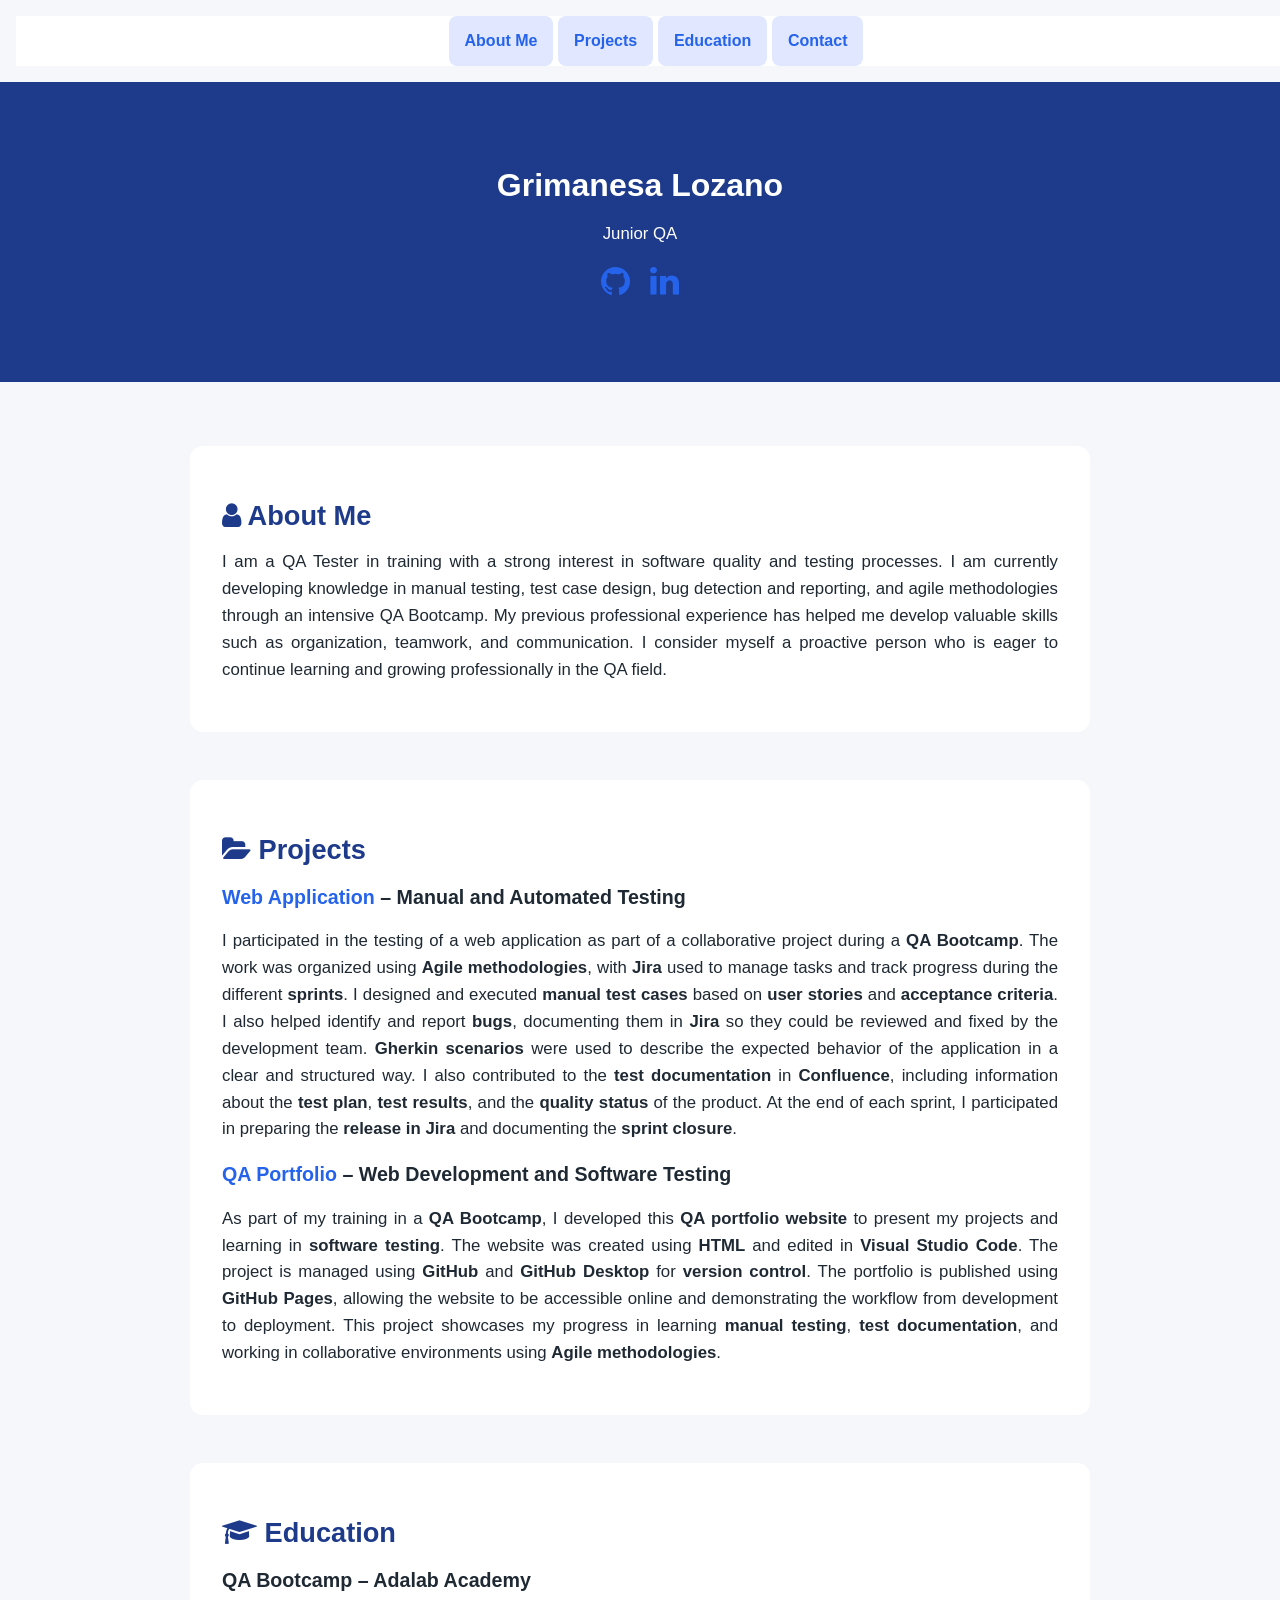
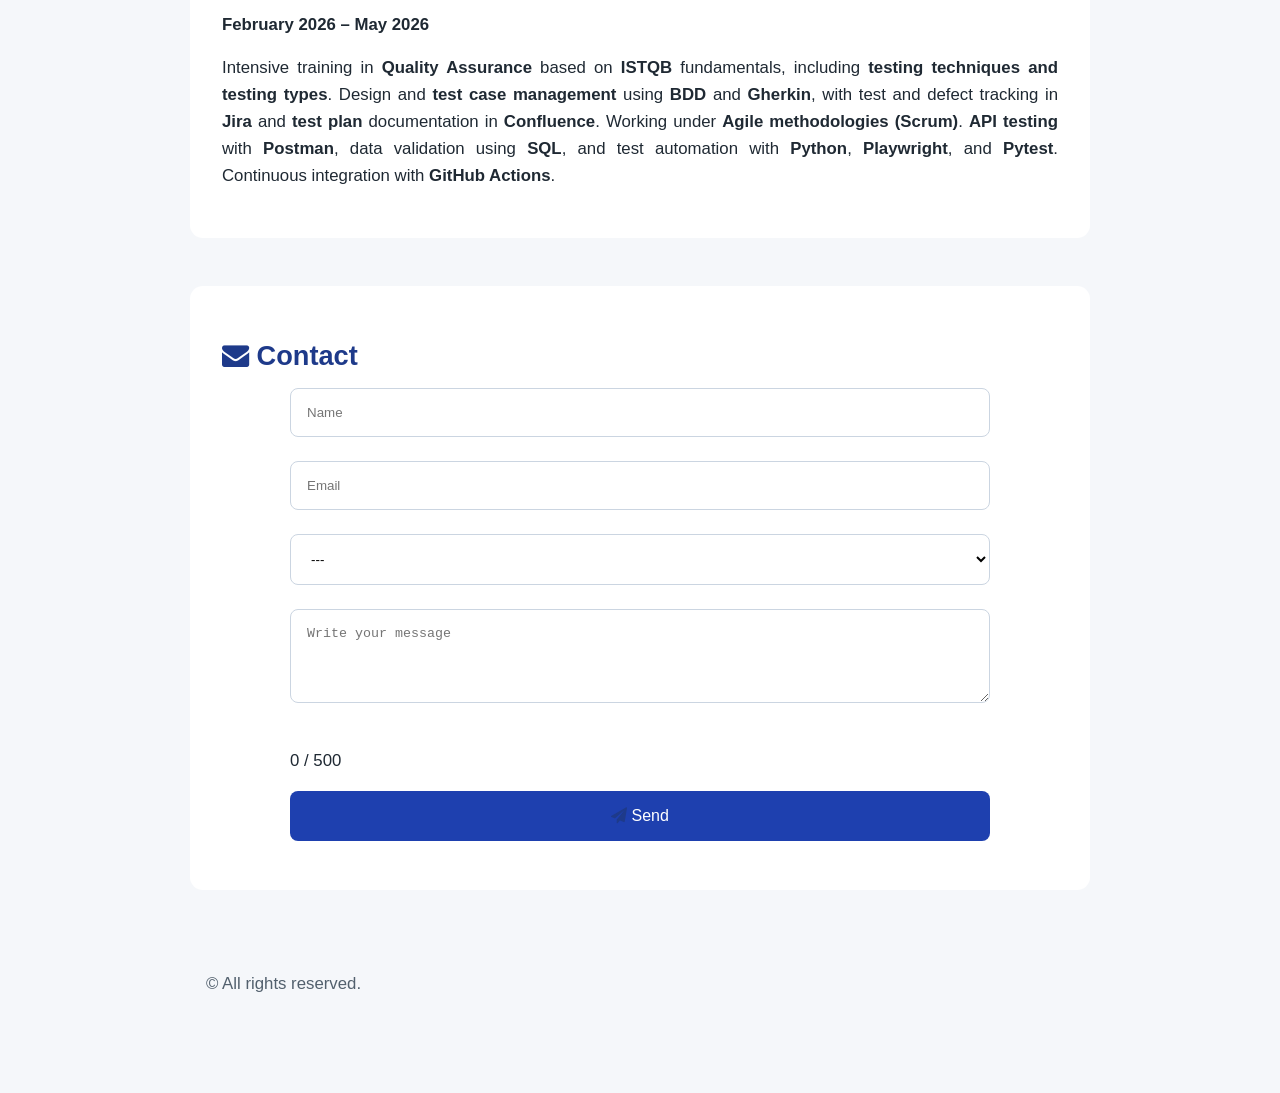
<file: index.html>
<!DOCTYPE html>
<html lang="es">

<head>
  <meta charset="UTF-8" />
  <meta name="viewport" content="width=device-width, initial-scale=1.0" />
  <meta name="description" content="Portfolio Grimanesa Lozano QA" />
  <meta name="author" content="Grimanesa Lozano" />
  <title>Grimanesa Lozano - Portfolio</title>
  <link href="style.css" rel="stylesheet" />
  <!-- Importar Font Awesome para los iconos -->
  <link rel="stylesheet" href="https://cdnjs.cloudflare.com/ajax/libs/font-awesome/4.7.0/css/font-awesome.min.css" />
  <!-- Open Graph para vista previa en LinkedIn -->
  <meta property="og:title" content="Grimanesa Lozano | Portfolio QA" />
  <meta property="og:description" content="Portfolio de QA Junior: Manual Testing, API Testing, Test Automation, Jira, GitHub y Playwright." />
  <meta property="og:type" content="website" />
  <meta property="og:url" content="https://grimanesaqa.github.io/portfolioqa-template/" />
  <meta property="og:image" content="https://grimanesaqa.github.io/portfolioqa-template/assets/og-image.png" />
  <meta name="twitter:image" content="https://grimanesaqa.github.io/portfolioqa-template/assets/og-image.png" />
</head>

<body>
        <!-- Menú de navegación -->
  <nav>
      <ul>
        <li><a id="menusobremi" href="#sobremi">About Me</a></li>
        <li><a id="menuproyectos" href="#proyectos">Projects</a></li>
        <li><a id="menueducacion" href="#educacion">Education</a></li>
        <li><a id="menucontacto" href="#contacto">Contact</a></li>
      </ul>
    </nav>
  <header>
    <h1 id="minombre">Grimanesa Lozano</h1>
    <p id="titulo">Junior QA</p>
    <p>
      <a id="linkgithub" href="https://github.com/GrimanesaQA" title="GitHub"
        class="fa fa-github fa-2x" aria-label="GitHub"></a>
      <a id="linklinkedin" href="https://www.linkedin.com/in/grimanesa-l-a2a8aa11b/" title="LinkedIn"
        class="fa fa-linkedin fa-2x" aria-label="LinkedIn"></a>
    </p>
  </header>
  <main>
    <section id="sobremi">
      <h2 id="titulosobremi">
        <i class="fa fa-user"></i> About Me
      </h2>
<p>
  I am a QA Tester in training with a strong interest in software quality and testing processes. I am currently developing knowledge in manual testing, test case design, bug detection and reporting, and agile methodologies through an intensive QA Bootcamp.
  My previous professional experience has helped me develop valuable skills such as organization, teamwork, and communication. I consider myself a proactive person who is eager to continue learning and growing professionally in the QA field.
</p>

    </section>

    <section id="proyectos">
      <h2 id="tituloproyectos">
        <i class="fa fa-folder-open"></i> Projects
      </h2>

      <h3>
        <a id="linkproyectoapi" href="https://web-qa.dev.adalab.es/" target="_blank">Web Application</a>
        – Manual and Automated Testing
      </h3>
      <p>
I participated in the testing of a web application as part of a collaborative project during a 
<strong>QA Bootcamp</strong>. The work was organized using <strong>Agile methodologies</strong>, 
with <strong>Jira</strong> used to manage tasks and track progress during the different 
<strong>sprints</strong>. I designed and executed <strong>manual test cases</strong> based on 
<strong>user stories</strong> and <strong>acceptance criteria</strong>. I also helped identify and 
report <strong>bugs</strong>, documenting them in <strong>Jira</strong> so they could be reviewed 
and fixed by the development team. <strong>Gherkin scenarios</strong> were used to describe the 
expected behavior of the application in a clear and structured way. I also contributed to the 
<strong>test documentation</strong> in <strong>Confluence</strong>, including information about the 
<strong>test plan</strong>, <strong>test results</strong>, and the <strong>quality status</strong> 
of the product. At the end of each sprint, I participated in preparing the 
<strong>release in Jira</strong> and documenting the <strong>sprint closure</strong>.
</p>
      <h3>
        <a id="linkproyectoportafolio" href="https://grimanesaqa.github.io/portfolioqa-template/">QA Portfolio</a>
        – Web Development and Software Testing
      </h3>
     <p>
As part of my training in a <strong>QA Bootcamp</strong>, I developed this 
<strong>QA portfolio website</strong> to present my projects and learning in 
<strong>software testing</strong>. The website was created using <strong>HTML</strong> 
and edited in <strong>Visual Studio Code</strong>. The project is managed using 
<strong>GitHub</strong> and <strong>GitHub Desktop</strong> for 
<strong>version control</strong>. The portfolio is published using 
<strong>GitHub Pages</strong>, allowing the website to be accessible online and 
demonstrating the workflow from development to deployment. This project showcases 
my progress in learning <strong>manual testing</strong>, 
<strong>test documentation</strong>, and working in collaborative environments 
using <strong>Agile methodologies</strong>.
</p>
      
    </section>

    <section id="educacion">
      <h2 id="tituloeducacion">
        <i class="fa fa-graduation-cap"></i> Education
      </h2>

<h3>QA Bootcamp – Adalab Academy</h3>
<p><strong>February 2026 – May 2026</strong></p>
<p>
  Intensive training in <strong>Quality Assurance</strong> based on
  <strong>ISTQB</strong> fundamentals, including <strong>testing techniques and testing types</strong>.
  Design and <strong>test case management</strong> using
  <strong>BDD</strong> and <strong>Gherkin</strong>, with test and defect tracking
  in <strong>Jira</strong> and <strong>test plan</strong> documentation in
  <strong>Confluence</strong>. Working under <strong>Agile methodologies (Scrum)</strong>.
  <strong>API testing</strong> with <strong>Postman</strong>, data validation
  using <strong>SQL</strong>, and test automation with <strong>Python</strong>,
  <strong>Playwright</strong>, and <strong>Pytest</strong>. Continuous integration with
  <strong>GitHub Actions</strong>.
</p>
    </section>

<section id="contacto">
  <h2 id="titulocontacto">
    <i class="fa fa-envelope"></i> Contact
  </h2>
  <form id="contactForm" onsubmit="return enviarFormulario(event)">
    <input id="nombre" type="text" placeholder="Name" />
    <input id="email" type="email" placeholder="Email" required />
    <select id="asunto" required>
      <option value="">---</option>
      <option value="info">Information</option>
      <option value="job">Job Offer</option>
      <option value="other">Other</option>
    </select>
    <textarea id="mensaje" rows="4" placeholder="Write your message" required maxlength="500"></textarea>
<p id="charCount">0 / 500</p>
    <button id="enviar" type="submit">
      <i class="fa fa-paper-plane"></i> Send
    </button>
  </form>
  <p id="formMessage"></p>
</section>


  <footer>
    <p>&copy; All rights reserved.</p>
  </footer>
</body>
<script src="script.js" defer></script>
</html>
</file>
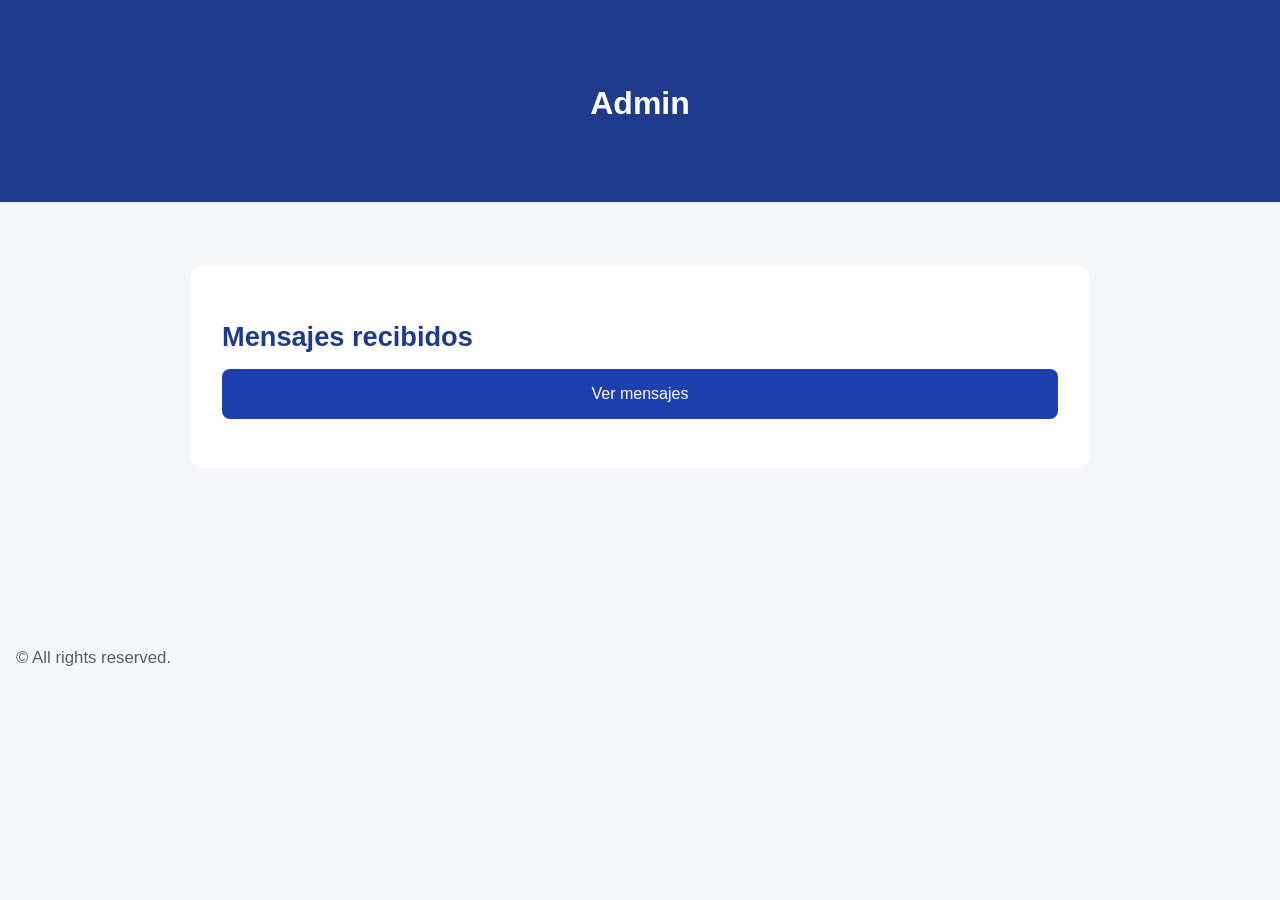
<file: admin.html>
<!DOCTYPE html>
<html lang="es">
<head>
  <meta charset="UTF-8">
  <title>Admin - Mensajes</title>
  <link rel="stylesheet" href="style.css">
</head>
<body>

<header>
  <h1>Admin</h1>
</header>

<main>
  <section id="admin">
    <h2>Mensajes recibidos</h2>
    <button id="verMensajes" onclick="mostrarDatos()">Ver mensajes</button>

    <table id="formsTable">

    </table>

    <p id="status"></p>
  </section>
</main>

<footer>
    <p>&copy; All rights reserved.</p>
</footer>

<script src="script.js"></script>

</body>
</html>
</file>
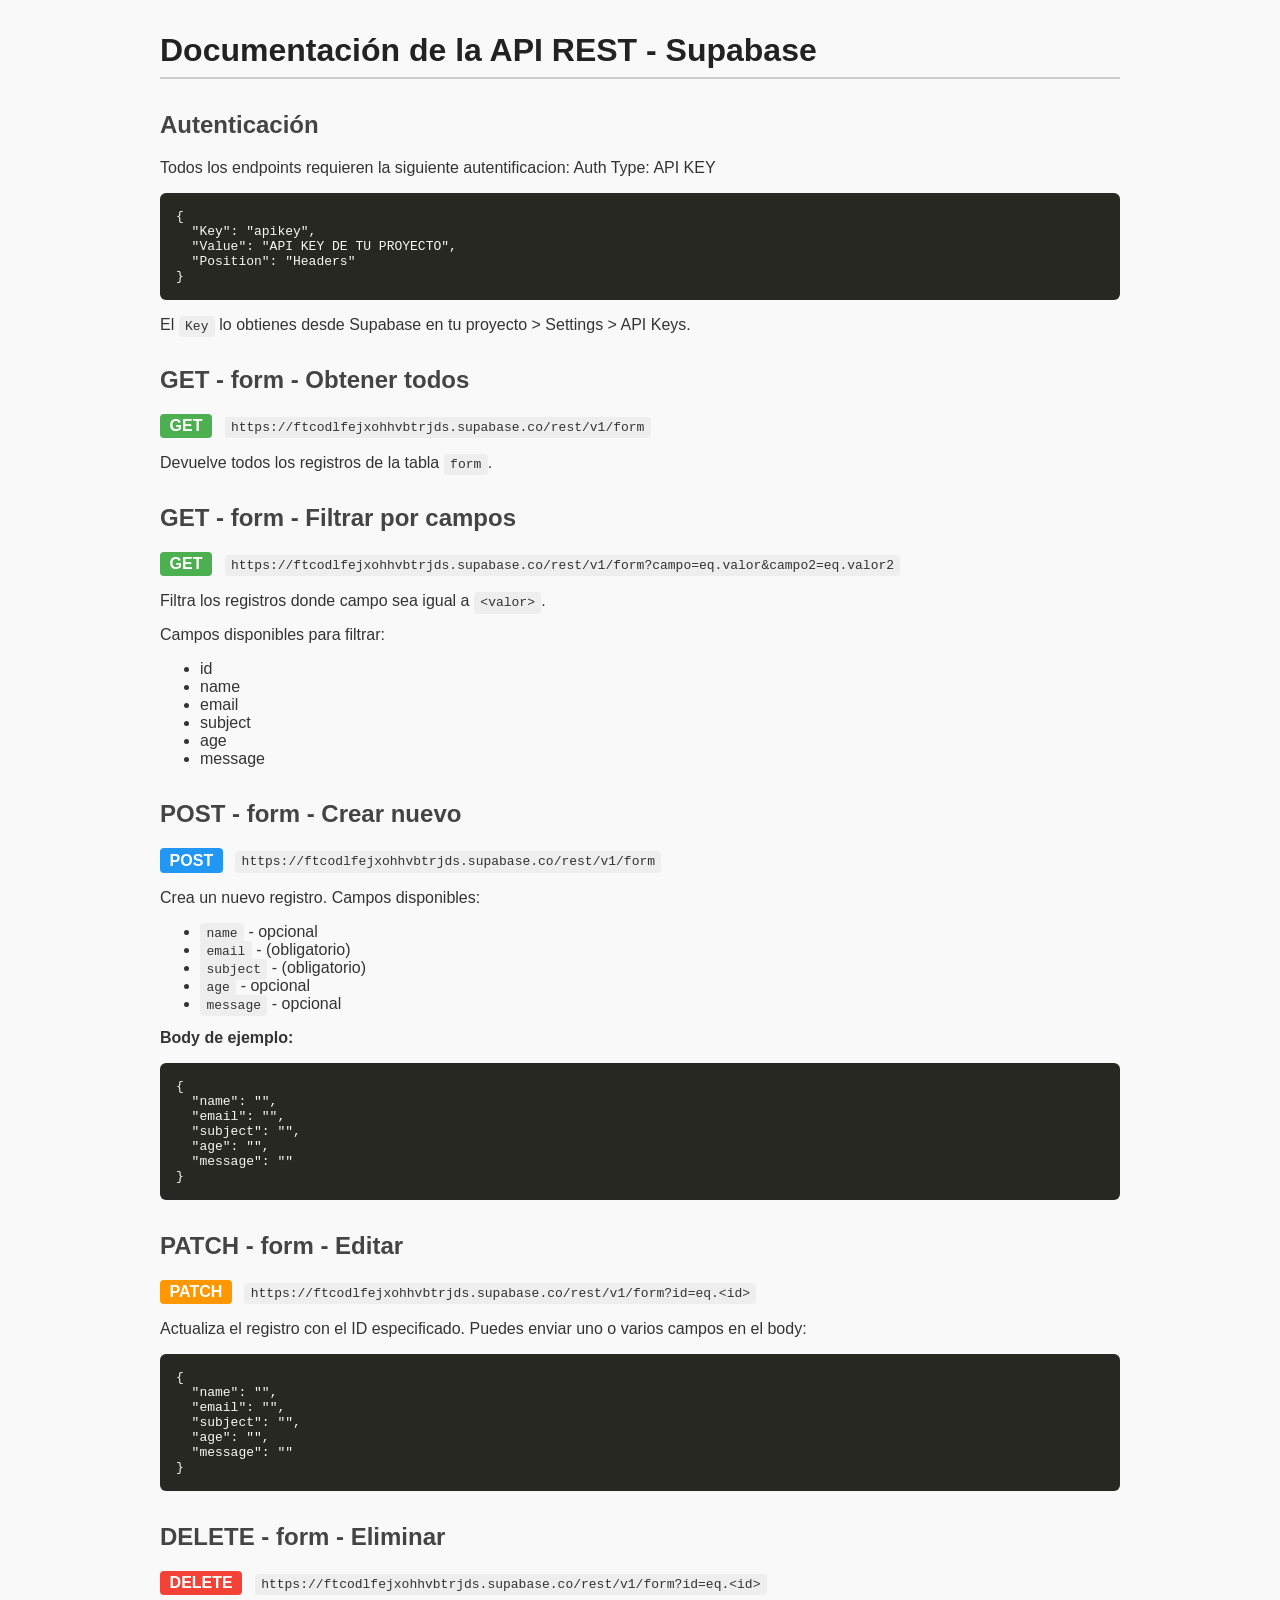
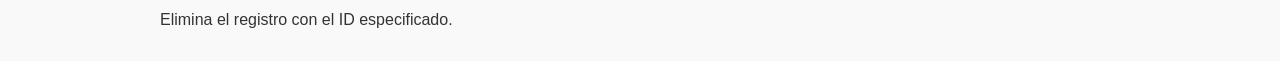
<file: apidoc.html>
<!DOCTYPE html>
<!-- saved from url=(0067)https://bootcamp-qa.github.io/ReportGenerator/documentacionapi.html -->
<html lang="es"><head><meta http-equiv="Content-Type" content="text/html; charset=UTF-8">
  
  <title>Documentación API Supabase</title>
  <style>
    body {
      font-family: 'Segoe UI', sans-serif;
      margin: 2rem auto;
      max-width: 960px;
      background: #f9f9f9;
      color: #333;
    }
    h1 { color: #222; border-bottom: 2px solid #ccc; padding-bottom: 0.5rem; }
    h2 { margin-top: 2rem; color: #444; }
    code { background: #eee; padding: 0.2rem 0.4rem; border-radius: 4px; }
    pre {
      background: #272822;
      color: #f8f8f2;
      padding: 1rem;
      border-radius: 6px;
      overflow-x: auto;
    }
    .method {
      display: inline-block;
      font-weight: bold;
      padding: 0.2rem 0.6rem;
      border-radius: 4px;
      margin-right: 0.5rem;
      color: white;
    }
    .GET { background: #4caf50; }
    .POST { background: #2196f3; }
    .PATCH { background: #ff9800; }
    .DELETE { background: #f44336; }

    label {
      display: block;
      margin-top: 1rem;
      font-weight: bold;
    }
    input[type=text] {
      width: 100%;
      padding: 0.5rem;
      font-size: 1rem;
      margin-top: 0.3rem;
      box-sizing: border-box;
    }
    button {
      margin-top: 1.5rem;
      padding: 0.6rem 1rem;
      font-size: 1rem;
      cursor: pointer;
    }
  </style>
</head>
<body>

<h1>Documentación de la API REST - Supabase</h1>

<form id="form" onsubmit="return false;" style="display: none;">
  <label for="tableName">Nombre de la tabla:</label>
  <input type="text" id="tableName" placeholder="clientes" required="">

  <label for="columns">Columnas (separadas por coma, * indica obligatorio):</label>
  <input type="text" id="columns" placeholder="nombre, telefono*, correo*" required="">

  <label for="baseUrl">Base URL:</label>
  <input type="text" id="baseUrl" placeholder="https://proyecto.supabase.co" required="">

  <button onclick="generate()">GENERAR DOCUMENTACION API</button>
</form>

<!-- Aquí pondremos la documentación generada -->
<div id="docs" style="margin-top:2rem;">
        <h2>Autenticación</h2>
    <p>Todos los endpoints requieren la siguiente autentificacion: Auth Type: API KEY</p>
    <pre>{
  "Key": "apikey",
  "Value": "API KEY DE TU PROYECTO",
  "Position": "Headers"
}</pre>
    <p>El <code>Key</code> lo obtienes desde Supabase en tu proyecto &gt; Settings &gt; API Keys.</p>
  
    <h2>GET - form - Obtener todos </h2>
    <p><span class="method GET">GET</span> <code>https://ftcodlfejxohhvbtrjds.supabase.co/rest/v1/form</code></p>
    <p>Devuelve todos los registros de la tabla <code>form</code>.</p>

    <h2>GET - form - Filtrar por campos</h2>
    <p><span class="method GET">GET</span> <code>https://ftcodlfejxohhvbtrjds.supabase.co/rest/v1/form?campo=eq.valor&amp;campo2=eq.valor2</code></p>
    <p>Filtra los registros donde campo sea igual a <code>&lt;valor&gt;</code>.</p>
    <p>Campos disponibles para filtrar:</p>
    <ul>
      <li>id</li><li>name</li><li>email</li><li>subject</li><li>age</li><li>message</li>
    </ul>

    <h2>POST - form - Crear nuevo</h2>
    <p><span class="method POST">POST</span> <code>https://ftcodlfejxohhvbtrjds.supabase.co/rest/v1/form</code></p>
    <p>Crea un nuevo registro. Campos disponibles:</p>
    <ul>
      <li><code>name</code> - opcional</li><li><code>email</code> -  (obligatorio)</li><li><code>subject</code> -  (obligatorio)</li><li><code>age</code> - opcional</li><li><code>message</code> - opcional</li>
    </ul>
    <p><strong>Body de ejemplo:</strong></p>
    <pre>{
  "name": "",
  "email": "",
  "subject": "",
  "age": "",
  "message": ""
}</pre>

    <h2>PATCH - form - Editar </h2>
    <p><span class="method PATCH">PATCH</span> <code>https://ftcodlfejxohhvbtrjds.supabase.co/rest/v1/form?id=eq.&lt;id&gt;</code></p>
    <p>Actualiza el registro con el ID especificado. Puedes enviar uno o varios campos en el body:</p>
    <pre>{
  "name": "<nuevo string="">",
  "email": "<nuevo string="">",
  "subject": "<nuevo string="">",
  "age": "<nuevo string="">",
  "message": "<nuevo string="">"
}</nuevo></nuevo></nuevo></nuevo></nuevo></pre>

    <h2>DELETE - form - Eliminar </h2>
    <p><span class="method DELETE">DELETE</span> <code>https://ftcodlfejxohhvbtrjds.supabase.co/rest/v1/form?id=eq.&lt;id&gt;</code></p>
    <p>Elimina el registro con el ID especificado.</p>


  </div>

<script>
function generate() {
  let tableName = document.getElementById('tableName').value.trim() || 'clientes';
  const columnsRaw = document.getElementById('columns').value.trim();
  const baseUrlRaw = document.getElementById('baseUrl').value.trim() || 'https://<TU_PROYECTO>.supabase.co';

  // Procesar columnas
  const colsArr = columnsRaw.split(',').map(c => c.trim()).filter(c => c.length > 0);

  const columns = colsArr.map(col => {
    let required = false;
    let name = col;
    if (col.endsWith('*')) {
      required = true;
      name = col.slice(0, -1).trim();
    }
    return { name, type: "string", required };
  });

  const baseUrl = `${baseUrlRaw}/rest/v1/${tableName}`;

  function generatePostBody() {
    const obj = {};
    columns.forEach(col => {
      if (col.name !== "id") {
        obj[col.name] = "";
      }
    });
    return JSON.stringify(obj, null, 2);
  }

  function generatePatchBody() {
    const obj = {};
    columns.forEach(col => {
      if (col.name !== "id") {
        obj[col.name] = `<nuevo ${col.type}>`;
      }
    });
    return JSON.stringify(obj, null, 2);
  }

  // Construir el HTML para la documentación
  let html = `
        <h2>Autenticación</h2>
    <p>Todos los endpoints requieren la siguiente autentificacion: Auth Type: API KEY</p>
    <pre>{
  "Key": "apikey",
  "Value": "API KEY DE TU PROYECTO",
  "Position": "Headers"
}</pre>
    <p>El <code>Key</code> lo obtienes desde Supabase en tu proyecto &gt; Settings &gt; API Keys.</p>
  
    <h2>GET - ${tableName} - Obtener todos </h2>
    <p><span class="method GET">GET</span> <code>${baseUrl}</code></p>
    <p>Devuelve todos los registros de la tabla <code>${tableName}</code>.</p>

    <h2>GET - ${tableName} - Filtrar por campos</h2>
    <p><span class="method GET">GET</span> <code>${baseUrl}?campo=eq.valor&campo2=eq.valor2</code></p>
    <p>Filtra los registros donde campo sea igual a <code>&lt;valor&gt;</code>.</p>
    <p>Campos disponibles para filtrar:</p>
    <ul>
      ${columns.map(col => `<li>${col.name}</li>`).join('')}
    </ul>

    <h2>POST - ${tableName} - Crear nuevo</h2>
    <p><span class="method POST">POST</span> <code>${baseUrl}</code></p>
    <p>Crea un nuevo registro. Campos disponibles:</p>
    <ul>
      ${columns.filter(c => c.name !== 'id').map(col => `<li><code>${col.name}</code> - ${col.required ? " (obligatorio)" : "opcional"}</li>`).join('')}
    </ul>
    <p><strong>Body de ejemplo:</strong></p>
    <pre>${generatePostBody()}</pre>

    <h2>PATCH - ${tableName} - Editar </h2>
    <p><span class="method PATCH">PATCH</span> <code>${baseUrl}?id=eq.&lt;id&gt;</code></p>
    <p>Actualiza el registro con el ID especificado. Puedes enviar uno o varios campos en el body:</p>
    <pre>${generatePatchBody()}</pre>

    <h2>DELETE - ${tableName} - Eliminar </h2>
    <p><span class="method DELETE">DELETE</span> <code>${baseUrl}?id=eq.&lt;id&gt;</code></p>
    <p>Elimina el registro con el ID especificado.</p>


  `;

  document.getElementById('docs').innerHTML = html;
   document.getElementById('form').style.display = 'none';
  
}


</script>




</body></html>
</file>
<file: style.css>
body {
  font-family: Verdana, Arial, sans-serif;
  font-size: 1.05rem;
  color: #1f2933;
  margin: 0;
  background-color: #f5f7fa;

}

header {
  background-color: #1e3a8a;
  color: white;
  padding: 4rem 2rem;
  text-align: center;
}

main {
  max-width: 900px;
  margin: 0 auto;
  padding: 4rem 2rem;
}

nav {
  text-align: center;
  width:100%;
  padding: 1rem;
}

nav ul {
  padding: 0;
  margin: 0;
    background-color: white;
  
}

nav ul li {
  display: inline-block;
  margin: 0rem;
  font-size: 1rem;
  padding: 1rem;
  border-radius: 0.5rem ;
  background-color: #e0e7ff;
  cursor: pointer;

}
/* Menú vertical en móvil */
@media (max-width: 768px) {
  nav ul li {
    display: block;
    margin: 0.8rem 0;
  }
}

h1 {
  font-size: 2rem;
  margin-bottom: 1rem;
}

p {
  font-size: 1.05rem;
  margin-bottom: 1rem;
  line-height: 1.6;
  text-align: justify;
}

a {
     color: #2563eb;
  text-decoration: none;
  font-weight: bold;
}

a:hover {
  color: #1e40af;
  text-decoration: underline;
}

section {
  margin-bottom: 4rem;
}

h2 {
  font-size: 1.7rem;
  margin-bottom: 1rem;
  color: #1e3a8a;
}

/* FORMULARIO */
form {
  width: 100%;
  font-size: 1rem;
}

input,
textarea,
select {
  width: 100%;
  padding: 1rem;
  margin-bottom: 1.5rem;
  border: 1px solid #cbd5e1;
  border-radius: 0.5rem;
  background-color: #ffffff;
}

button {
  width: 100%;
  padding: 1rem;
  background-color: #2563eb;
  color: white;
  border: none;
  border-radius: 0.5rem;
  font-size: 1rem;
  background-color: #1e40af;
  cursor: pointer;
  transition: all 0.3s ease;
  button:hover {
  background-color: #1e40af;
  transform: translateY(-2px);
  cursor: pointer;
}
}

footer {
  margin-top: 2rem;
  padding: 1rem;
  font-size: 0.95rem;
  color: #52606d;
  text-align: center;
}

table {
  width: 100%;
  border-collapse: collapse;
  table-layout: fixed; /* CLAVE */
  font-family: Arial, sans-serif;
}

th, td {
  border: 1px solid #ddd;
  padding: 6px;
  font-size: 14px;
  word-wrap: break-word;
  overflow-wrap: break-word;
}

thead {
  background-color: #f4f4f4;
}

/* Móvil */
@media (max-width: 768px) {
  th, td {
    font-size: 12px;
    padding: 4px;
  }
}

i {
  color: #1e3a8a;
}

header {
  text-align: center;
}

header p {
  text-align: center;
}

header a {
  display: inline-block;
  text-align: center;
  margin: 0 0.5rem;
}

header i {
  color: #2563eb;
}

section {
  margin-bottom: 3rem;
  background-color: white;
  padding: 2rem;
  border-radius: 0.8rem;
}

section {
  margin-bottom: 3rem;
  background-color: white;
  padding: 2rem;
  border-radius: 0.8rem;
}

input,
textarea,
select {
  box-sizing: border-box;
}

input:focus,
textarea:focus,
select:focus {
  outline: none;
  border: 2px solid #2563eb;
  background-color: #f0f7ff;
}

form {
  max-width: 700px;
  margin: 0 auto;
}

body {
  overflow-x: hidden;
}
</file>
